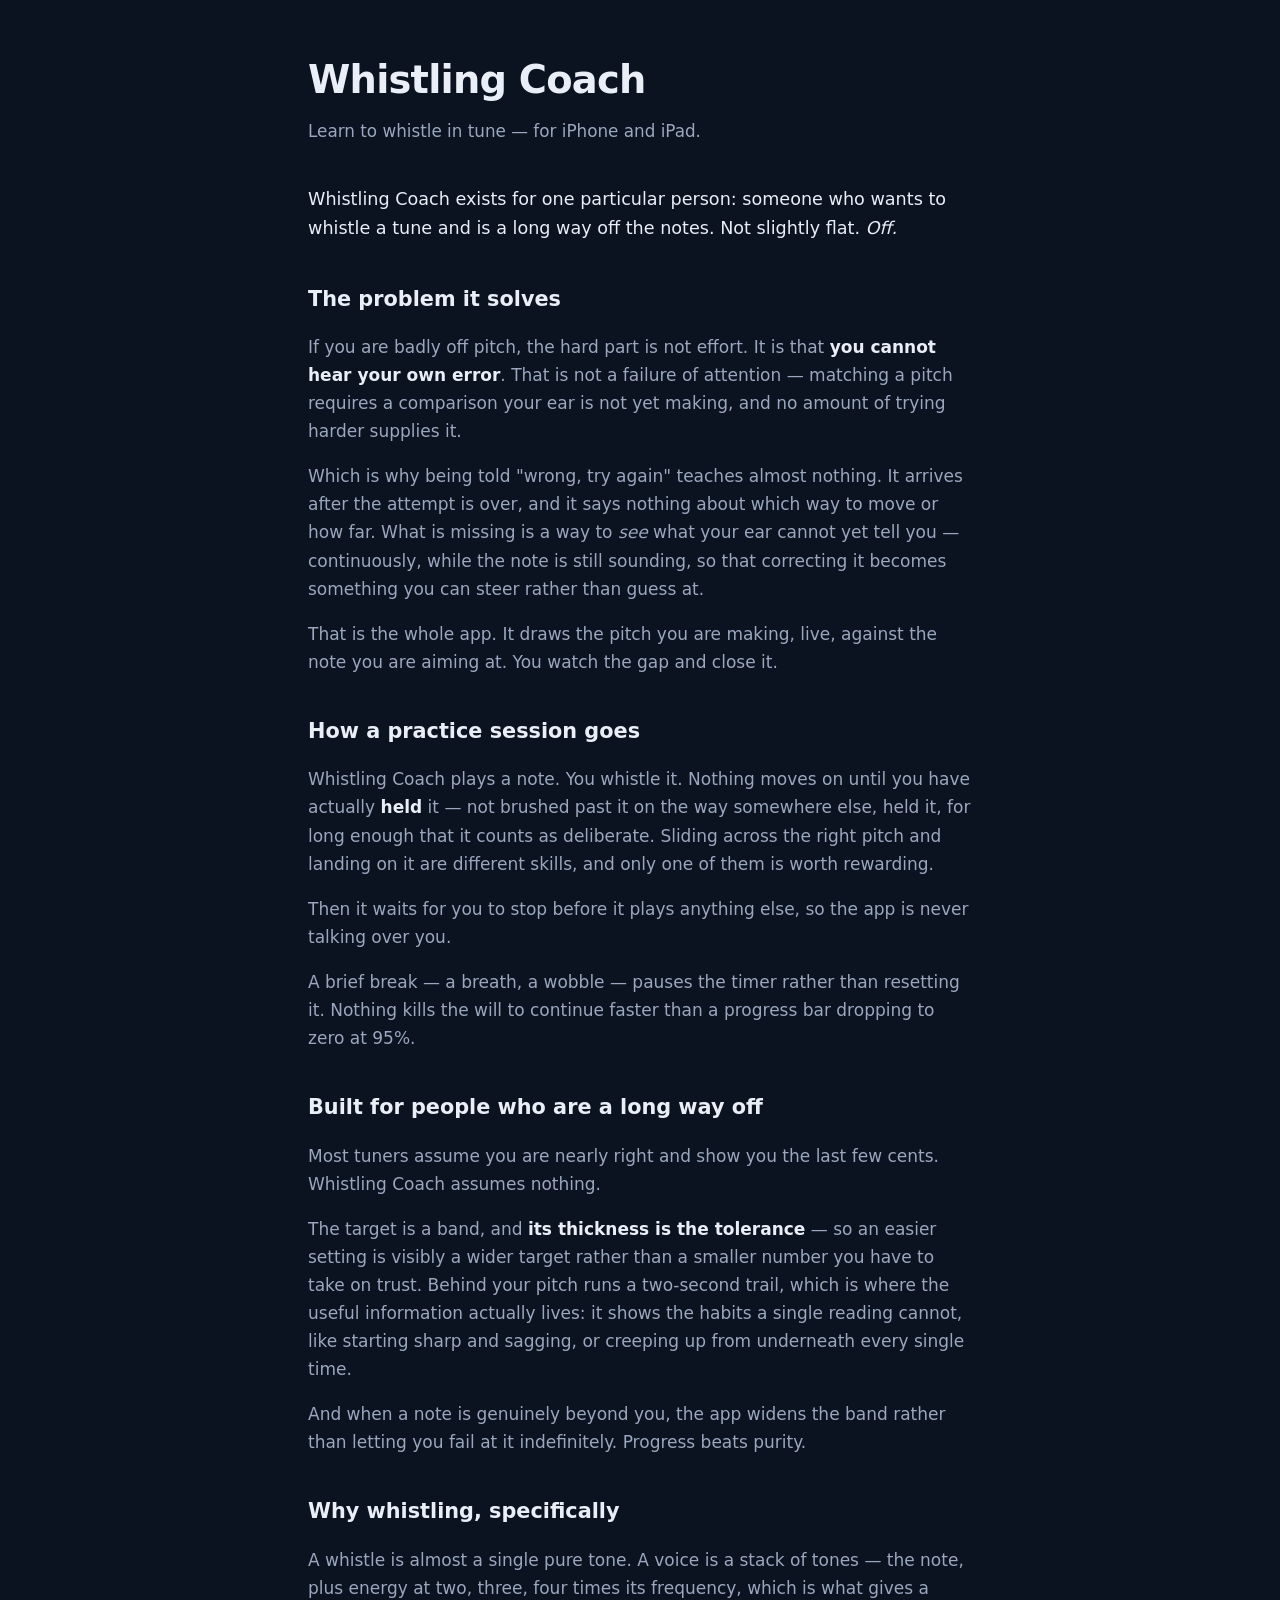
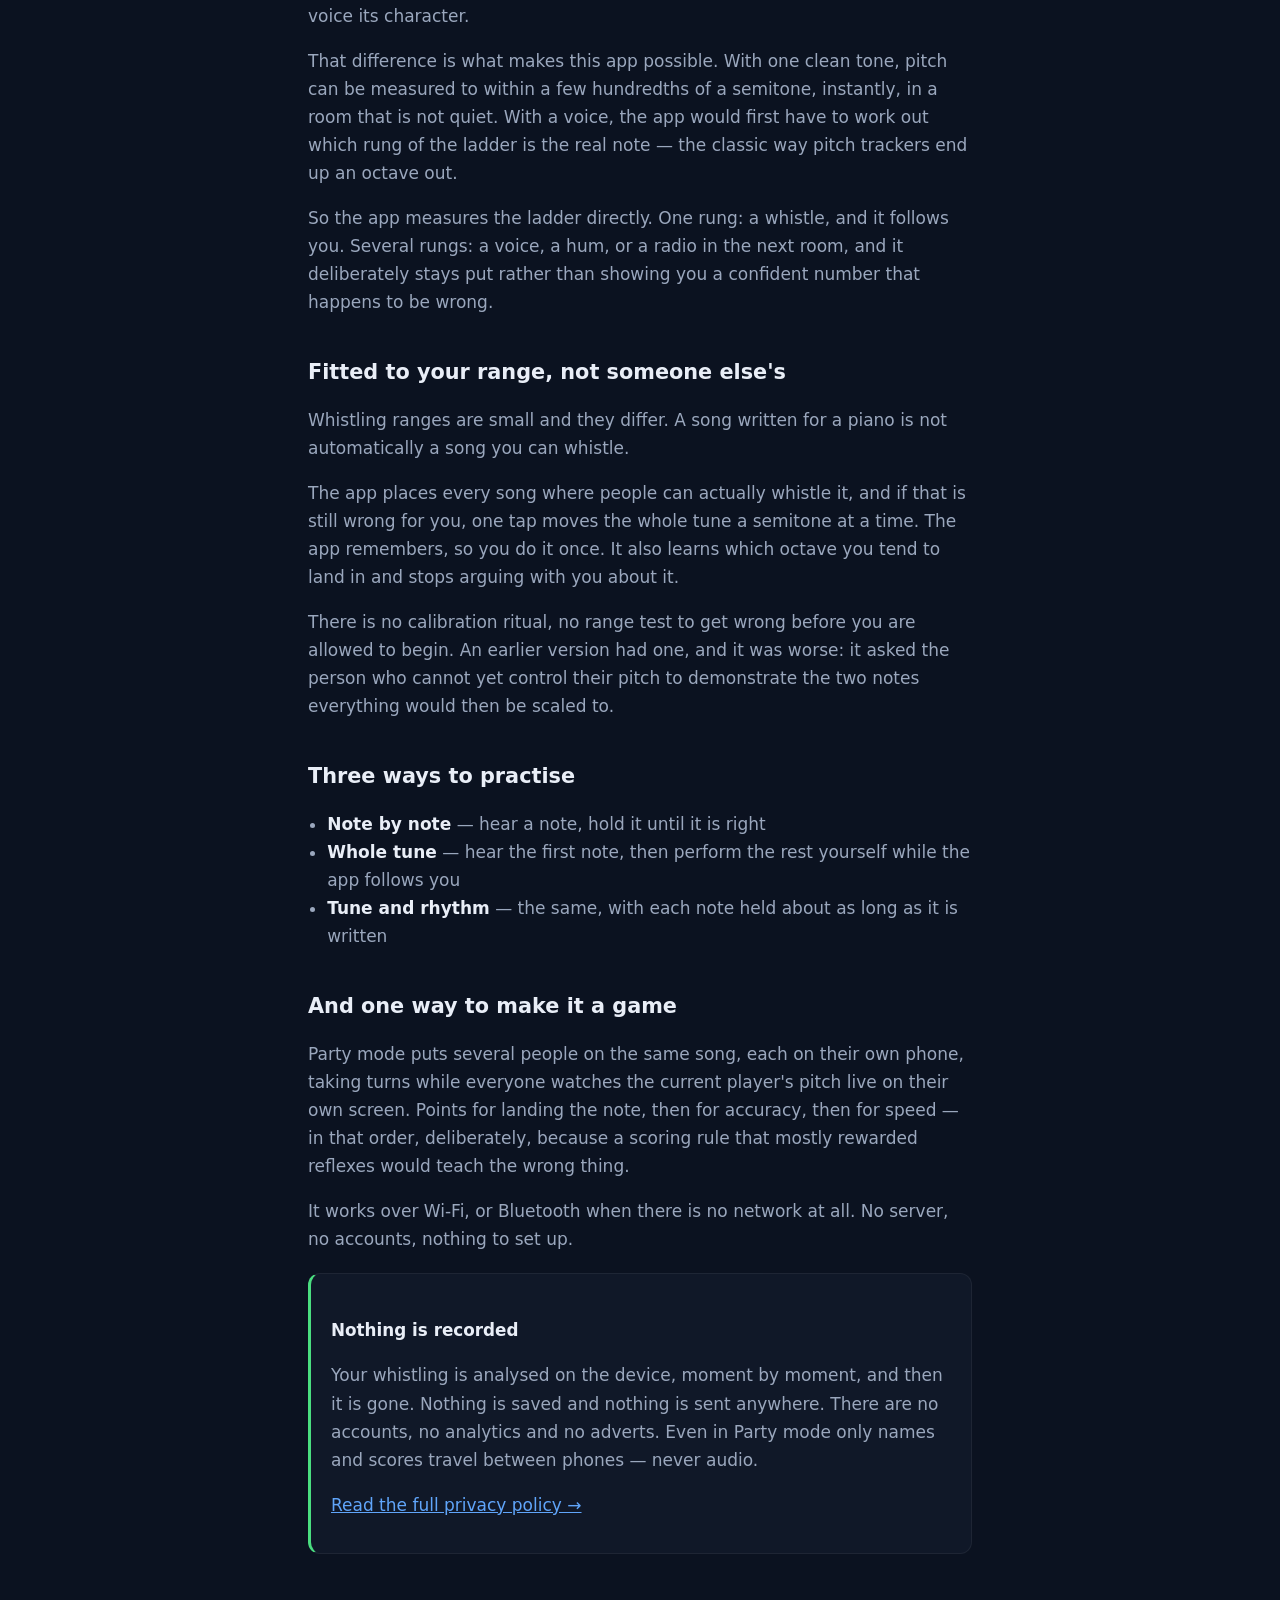
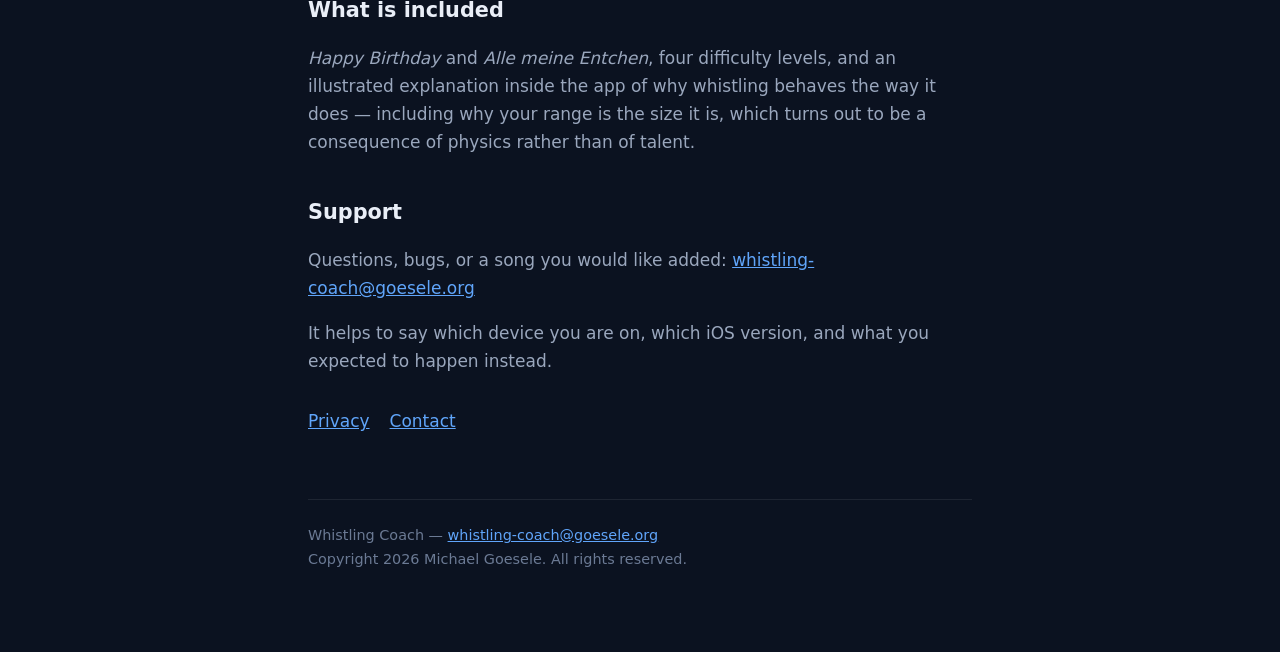
<file: index.html>
<!doctype html>
<html lang="en">
<head>
<meta charset="utf-8">
<meta name="viewport" content="width=device-width, initial-scale=1">
<title>Whistling Coach — learn to whistle in tune</title>
<meta name="description" content="Whistling Coach teaches you to whistle in tune. It shows your pitch live against the note you are aiming at, waits until you have actually held it, and never records anything.">
<link rel="stylesheet" href="style.css">
</head>
<body>
<div class="wrap">

<header>
  <h1>Whistling Coach</h1>
  <p class="tag">Learn to whistle in tune — for iPhone and iPad.</p>
</header>

<p class="lede">Whistling Coach exists for one particular person: someone who wants to whistle a
tune and is a long way off the notes. Not slightly flat. <em>Off.</em></p>

<h2>The problem it solves</h2>

<p>If you are badly off pitch, the hard part is not effort. It is that <strong>you cannot
hear your own error</strong>. That is not a failure of attention — matching a pitch
requires a comparison your ear is not yet making, and no amount of trying harder supplies
it.</p>

<p>Which is why being told "wrong, try again" teaches almost nothing. It arrives after
the attempt is over, and it says nothing about which way to move or how far. What is
missing is a way to <em>see</em> what your ear cannot yet tell you — continuously, while
the note is still sounding, so that correcting it becomes something you can steer rather
than guess at.</p>

<p>That is the whole app. It draws the pitch you are making, live, against the note
you are aiming at. You watch the gap and close it.</p>

<h2>How a practice session goes</h2>

<p>Whistling Coach plays a note. You whistle it. Nothing moves on until you have actually
<strong>held</strong> it — not brushed past it on the way somewhere else, held it, for
long enough that it counts as deliberate. Sliding across the right pitch and landing on
it are different skills, and only one of them is worth rewarding.</p>

<p>Then it waits for you to stop before it plays anything else, so the app is never
talking over you.</p>

<p>A brief break — a breath, a wobble — pauses the timer rather than resetting it.
Nothing kills the will to continue faster than a progress bar dropping to zero at 95%.</p>

<h2>Built for people who are a long way off</h2>

<p>Most tuners assume you are nearly right and show you the last few cents. Whistling Coach
assumes nothing.</p>

<p>The target is a band, and <strong>its thickness is the tolerance</strong> — so an
easier setting is visibly a wider target rather than a smaller number you have to take on
trust. Behind your pitch runs a two-second trail, which is where the useful information
actually lives: it shows the habits a single reading cannot, like starting sharp and
sagging, or creeping up from underneath every single time.</p>

<p>And when a note is genuinely beyond you, the app widens the band rather than letting
you fail at it indefinitely. Progress beats purity.</p>

<h2>Why whistling, specifically</h2>

<p>A whistle is almost a single pure tone. A voice is a stack of tones — the note, plus
energy at two, three, four times its frequency, which is what gives a voice its
character.</p>

<p>That difference is what makes this app possible. With one clean tone, pitch can be
measured to within a few hundredths of a semitone, instantly, in a room that is not
quiet. With a voice, the app would first have to work out which rung of the ladder is the
real note — the classic way pitch trackers end up an octave out.</p>

<p>So the app measures the ladder directly. One rung: a whistle, and it follows you.
Several rungs: a voice, a hum, or a radio in the next room, and it deliberately stays put
rather than showing you a confident number that happens to be wrong.</p>

<h2>Fitted to your range, not someone else's</h2>

<p>Whistling ranges are small and they differ. A song written for a piano is not
automatically a song you can whistle.</p>

<p>The app places every song where people can actually whistle it, and if that is still
wrong for you, one tap moves the whole tune a semitone at a time. The app remembers, so
you do it once. It also learns which octave you tend to land in and stops arguing with
you about it.</p>

<p>There is no calibration ritual, no range test to get wrong before you are allowed to
begin. An earlier version had one, and it was worse: it asked the person who cannot yet
control their pitch to demonstrate the two notes everything would then be scaled to.</p>

<h2>Three ways to practise</h2>

<ul>
  <li><strong>Note by note</strong> — hear a note, hold it until it is right</li>
  <li><strong>Whole tune</strong> — hear the first note, then perform the rest yourself
      while the app follows you</li>
  <li><strong>Tune and rhythm</strong> — the same, with each note held about as long as
      it is written</li>
</ul>

<h2>And one way to make it a game</h2>

<p>Party mode puts several people on the same song, each on their own phone, taking turns
while everyone watches the current player's pitch live on their own screen. Points for
landing the note, then for accuracy, then for speed — in that order, deliberately, because
a scoring rule that mostly rewarded reflexes would teach the wrong thing.</p>

<p>It works over Wi-Fi, or Bluetooth when there is no network at all. No server, no
accounts, nothing to set up.</p>

<div class="panel short">
  <h3>Nothing is recorded</h3>
  <p>Your whistling is analysed on the device, moment by moment, and then it is gone.
  Nothing is saved and nothing is sent anywhere. There are no accounts, no analytics and
  no adverts. Even in Party mode only names and scores travel between phones — never
  audio.</p>
  <p><a href="privacy.html">Read the full privacy policy →</a></p>
</div>

<h2>What is included</h2>

<p><em>Happy Birthday</em> and <em>Alle meine Entchen</em>, four difficulty levels, and an
illustrated explanation inside the app of why whistling behaves the way it does —
including why your range is the size it is, which turns out to be a consequence of physics
rather than of talent.</p>

<h2>Support</h2>

<p>Questions, bugs, or a song you would like added:
<a href="mailto:whistling-coach@goesele.org">whistling-coach@goesele.org</a></p>

<p>It helps to say which device you are on, which iOS version, and what you expected to
happen instead.</p>

<nav>
  <a href="privacy.html">Privacy</a>
  <a href="mailto:whistling-coach@goesele.org">Contact</a>
</nav>

<footer>
  Whistling Coach — <a href="mailto:whistling-coach@goesele.org">whistling-coach@goesele.org</a><br>
  Copyright 2026 Michael Goesele. All rights reserved.
</footer>

</div>
</body>
</html>
</file>
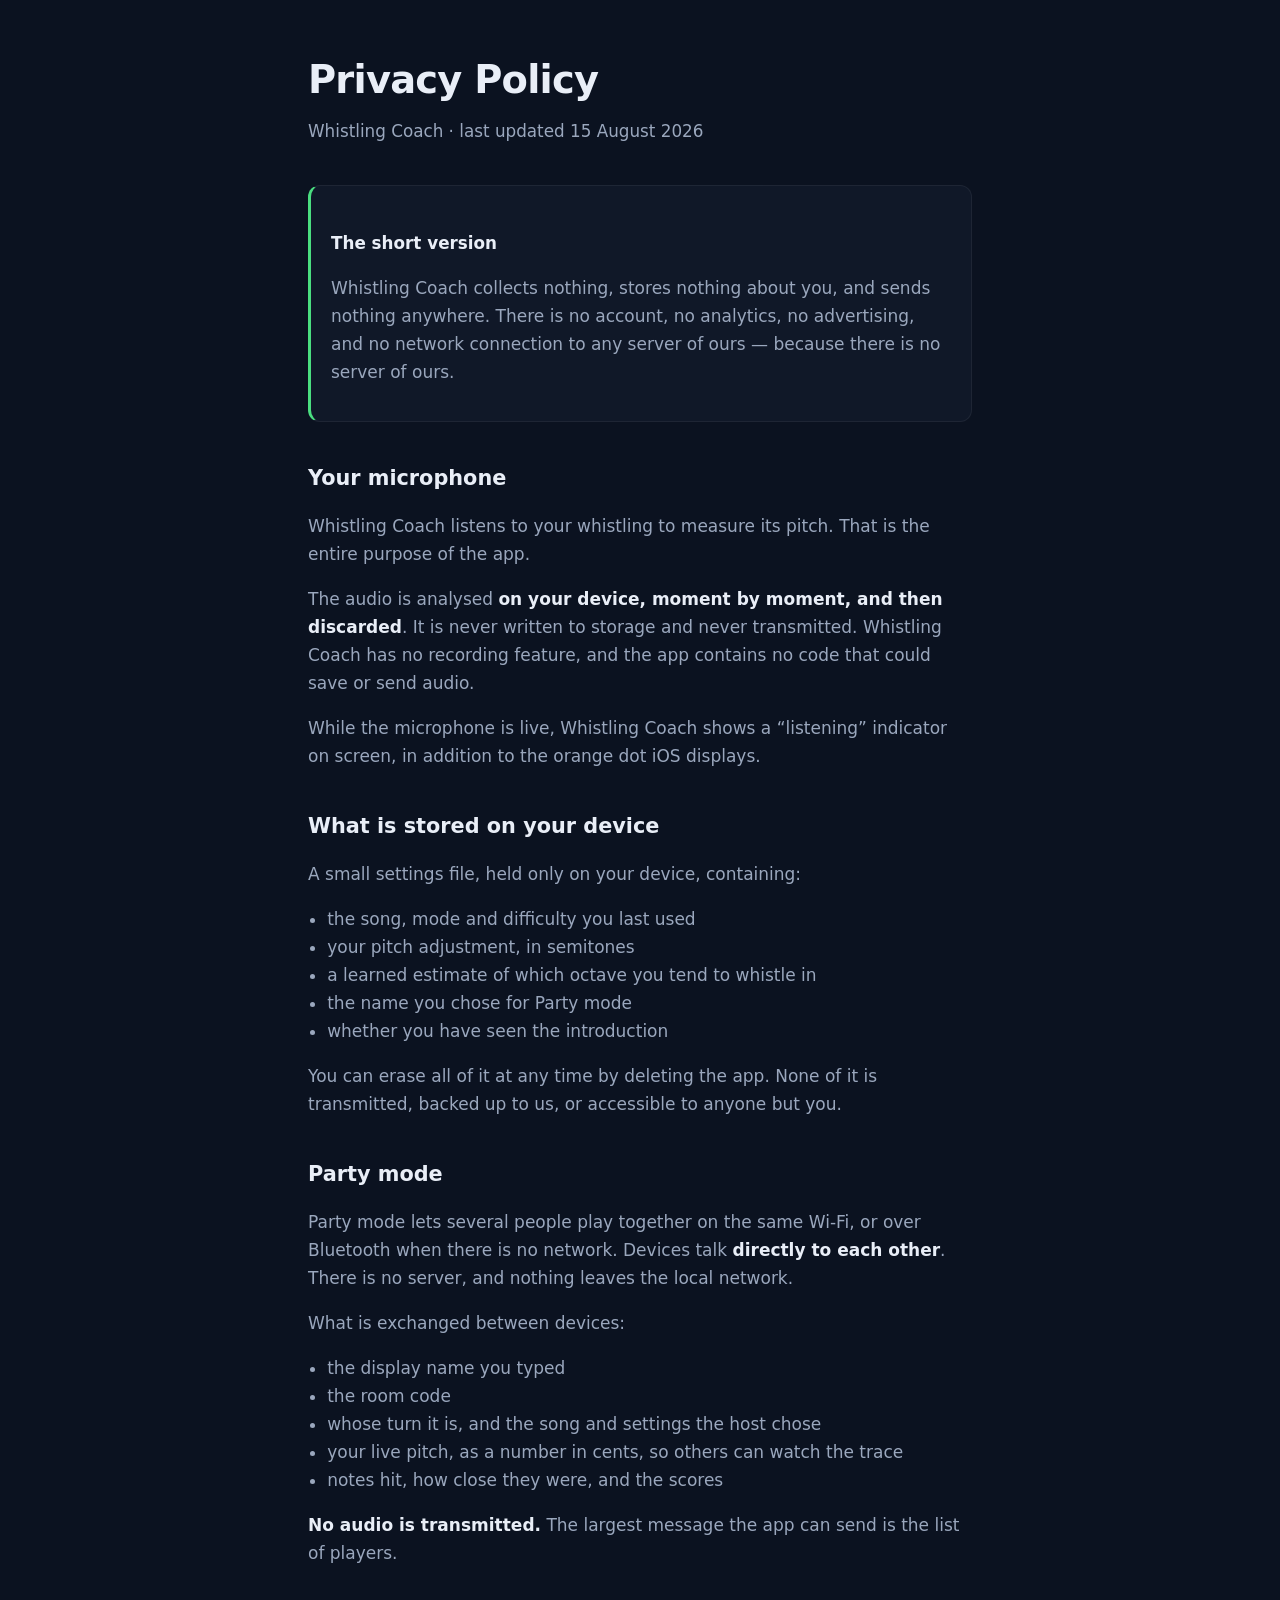
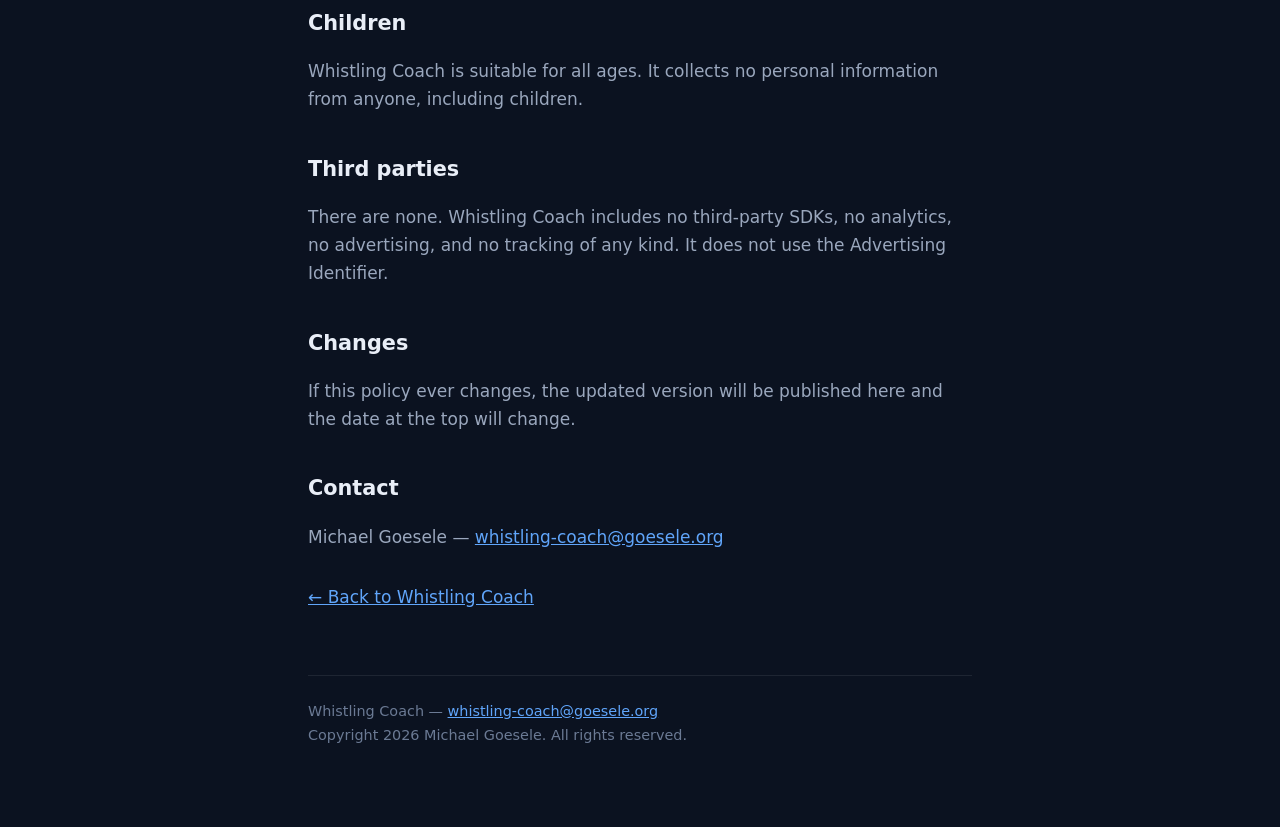
<file: privacy.html>
<!doctype html>
<html lang="en">
<head>
<meta charset="utf-8">
<meta name="viewport" content="width=device-width, initial-scale=1">
<title>Whistling Coach — Privacy Policy</title>
<meta name="description" content="Whistling Coach collects nothing, stores nothing about you, and sends nothing anywhere.">
<link rel="stylesheet" href="style.css">
</head>
<body>
<div class="wrap">

<header>
  <h1>Privacy Policy</h1>
  <p class="tag">Whistling Coach · last updated 15 August 2026</p>
</header>

<div class="panel short">
  <h3>The short version</h3>
  <p>Whistling Coach collects nothing, stores nothing about you, and sends nothing anywhere.
  There is no account, no analytics, no advertising, and no network connection to any
  server of ours — because there is no server of ours.</p>
</div>

<h2>Your microphone</h2>

<p>Whistling Coach listens to your whistling to measure its pitch. That is the entire purpose of
the app.</p>

<p>The audio is analysed <strong>on your device, moment by moment, and then
discarded</strong>. It is never written to storage and never transmitted. Whistling Coach has no
recording feature, and the app contains no code that could save or send audio.</p>

<p>While the microphone is live, Whistling Coach shows a “listening” indicator on screen, in
addition to the orange dot iOS displays.</p>

<h2>What is stored on your device</h2>

<p>A small settings file, held only on your device, containing:</p>
<ul>
  <li>the song, mode and difficulty you last used</li>
  <li>your pitch adjustment, in semitones</li>
  <li>a learned estimate of which octave you tend to whistle in</li>
  <li>the name you chose for Party mode</li>
  <li>whether you have seen the introduction</li>
</ul>

<p>You can erase all of it at any time by deleting the app. None of it is transmitted,
backed up to us, or accessible to anyone but you.</p>

<h2>Party mode</h2>

<p>Party mode lets several people play together on the same Wi-Fi, or over Bluetooth when
there is no network. Devices talk <strong>directly to each other</strong>. There is no
server, and nothing leaves the local network.</p>

<p>What is exchanged between devices:</p>
<ul>
  <li>the display name you typed</li>
  <li>the room code</li>
  <li>whose turn it is, and the song and settings the host chose</li>
  <li>your live pitch, as a number in cents, so others can watch the trace</li>
  <li>notes hit, how close they were, and the scores</li>
</ul>

<p><strong>No audio is transmitted.</strong> The largest message the app can send is the
list of players.</p>

<h2>Children</h2>

<p>Whistling Coach is suitable for all ages. It collects no personal information from anyone,
including children.</p>

<h2>Third parties</h2>

<p>There are none. Whistling Coach includes no third-party SDKs, no analytics, no advertising,
and no tracking of any kind. It does not use the Advertising Identifier.</p>

<h2>Changes</h2>

<p>If this policy ever changes, the updated version will be published here and the date
at the top will change.</p>

<h2>Contact</h2>

<p>Michael Goesele — <a href="mailto:whistling-coach@goesele.org">whistling-coach@goesele.org</a></p>

<nav>
  <a href="index.html">← Back to Whistling Coach</a>
</nav>

<footer>
  Whistling Coach — <a href="mailto:whistling-coach@goesele.org">whistling-coach@goesele.org</a><br>
  Copyright 2026 Michael Goesele. All rights reserved.
</footer>

</div>
</body>
</html>
</file>
<file: style.css>
/* Matches the app: same dark surface, same accent, same restraint. */
:root {
  --bg: #0b1220;
  --panel: #101828;
  --ink: #e9eef7;
  --muted: #9aa7bd;
  --dim: #6b7a94;
  --accent: #60a5fa;
  --green: #4ade80;
}
* { box-sizing: border-box; }
body {
  margin: 0;
  background: var(--bg);
  color: var(--ink);
  font: 17px/1.65 -apple-system, BlinkMacSystemFont, "Segoe UI", system-ui, sans-serif;
  -webkit-text-size-adjust: 100%;
}
.wrap { max-width: 44rem; margin: 0 auto; padding: 3rem 1.25rem 5rem; }
header { margin-bottom: 2.5rem; }
h1 { font-size: 2.4rem; margin: 0 0 .4rem; letter-spacing: -.02em; }
h2 { font-size: 1.3rem; margin: 2.4rem 0 .6rem; }
h3 { font-size: 1.05rem; margin: 1.6rem 0 .4rem; }
.tag { color: var(--muted); font-size: 1.05rem; margin: 0; }
p, li { color: var(--muted); }
strong { color: var(--ink); }
a { color: var(--accent); }
a:hover { color: #93c5fd; }
.panel {
  background: var(--panel);
  border: 1px solid rgba(255,255,255,.06);
  border-radius: 12px;
  padding: 1.1rem 1.25rem;
  margin: 1.2rem 0;
}
.lede { color: var(--ink); font-size: 1.1rem; }
.short { border-left: 3px solid var(--green); }
nav { margin-top: 2rem; display: flex; gap: 1.25rem; flex-wrap: wrap; }
footer {
  margin-top: 4rem; padding-top: 1.5rem;
  border-top: 1px solid rgba(255,255,255,.08);
  color: var(--dim); font-size: .9rem;
}
code { font-family: ui-monospace, SFMono-Regular, Menlo, monospace; font-size: .92em; }
ul { padding-left: 1.2rem; }
</file>
